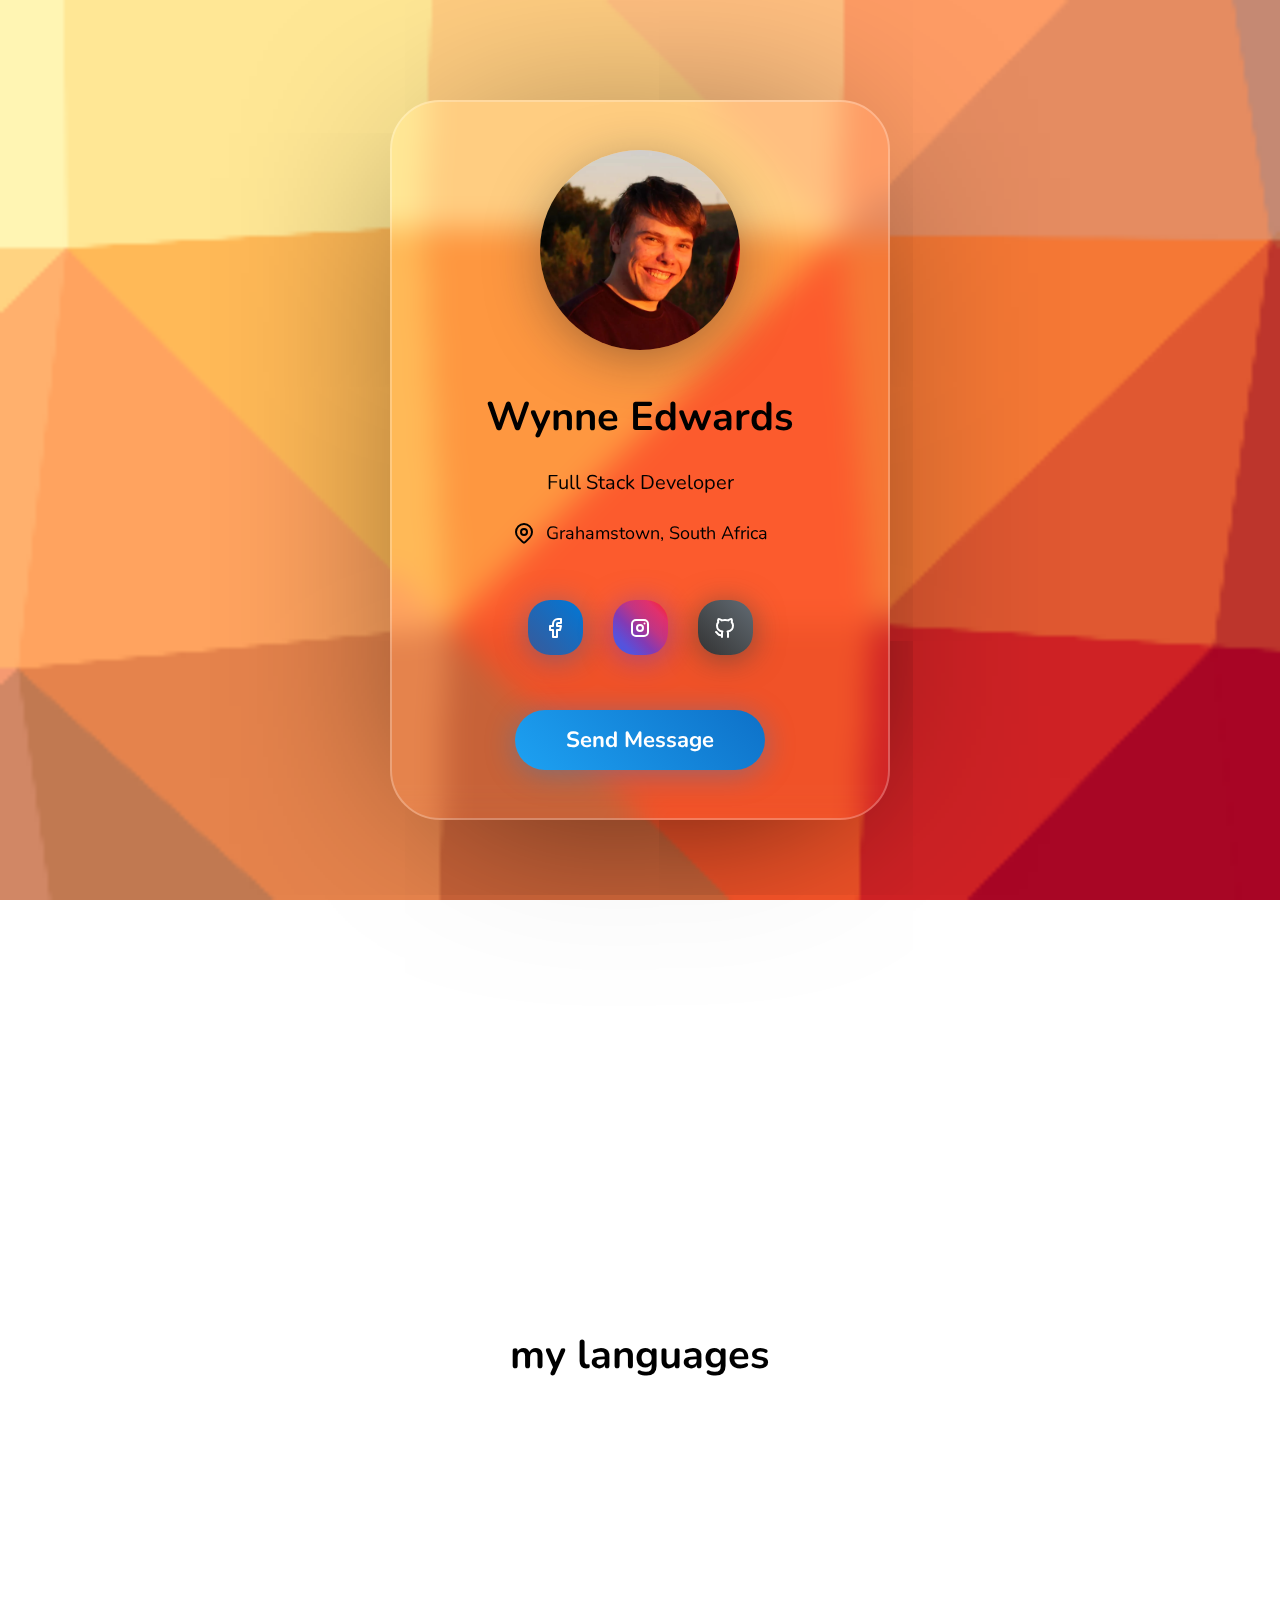
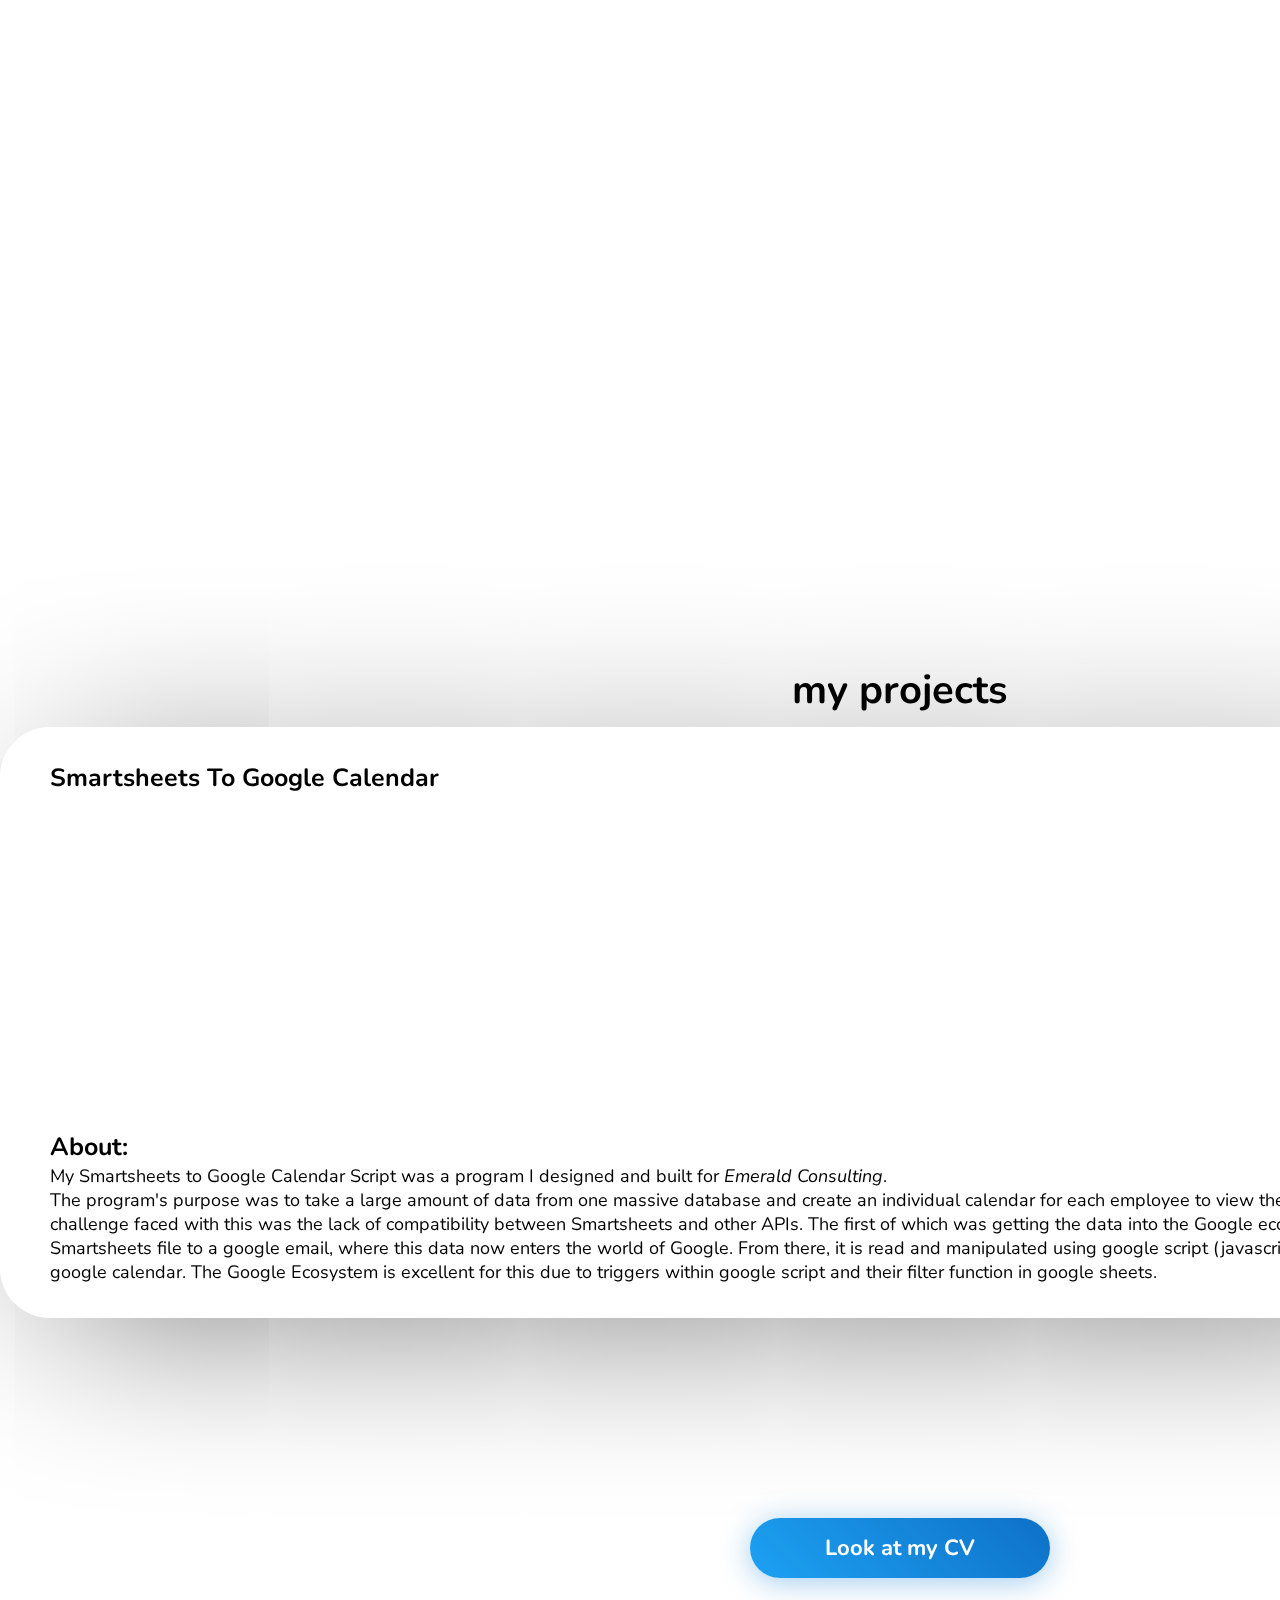
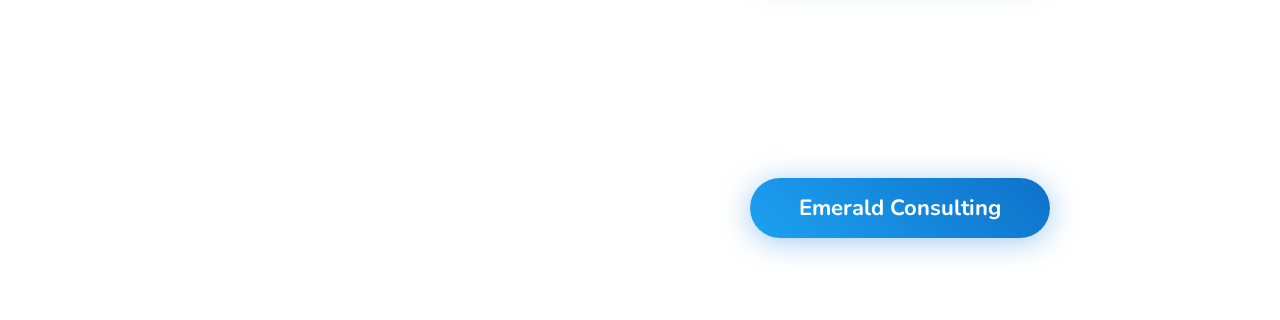
<file: index.html>
<!DOCTYPE html>
<html lang="en">

<head>
    <meta charset="UTF-8">
    <meta http-equiv="X-UA-Compatible" content="IE=edge">
    <meta name="viewport" content="width=device-width, initial-scale=1.0">
    <title>Wynne Edwards</title>
    <link rel="stylesheet" href="style.css">
    <link rel="stylesheet" href="reset.css">
    <script defer src="app.js"></script>
</head>

<body>
    <div class="profile_card">
        <figure class="profile_card__img">
            <img src="images/meimg.png">
        </figure>
        <div class="profile_card__desc">
            <h1 id> Wynne Edwards</h1>
            <div>Full Stack Developer</div>
            <div style="display: flex; align-items: center;gap:10px;justify-content: center;">
                <svg xmlns="http://www.w3.org/2000/svg" class="icon icon-tabler icon-tabler-map-pin" width="24"
                    height="24" viewBox="0 0 24 24" stroke-width="2" stroke="currentColor" fill="none"
                    stroke-linecap="round" stroke-linejoin="round">
                    <path stroke="none" d="M0 0h24v24H0z" fill="none"></path>
                    <circle cx="12" cy="11" r="3"></circle>
                    <path d="M17.657 16.657l-4.243 4.243a2 2 0 0 1 -2.827 0l-4.244 -4.243a8 8 0 1 1 11.314 0z"></path>
                </svg>
                <span>Grahamstown, South Africa</span>
            </div>
        </div>
        <div class="profile_card__social">
            <a href="https://www.facebook.com/wynne.edwards.58/" class="facebook">
                <svg xmlns="http://www.w3.org/2000/svg" class="icon icon-tabler icon-tabler-brand-facebook" width="24"
                    height="24" viewBox="0 0 24 24" stroke-width="2" stroke="currentColor" fill="none"
                    stroke-linecap="round" stroke-linejoin="round">
                    <path stroke="none" d="M0 0h24v24H0z" fill="none"></path>
                    <path d="M7 10v4h3v7h4v-7h3l1 -4h-4v-2a1 1 0 0 1 1 -1h3v-4h-3a5 5 0 0 0 -5 5v2h-3"></path>
                </svg>
            </a>
            <a href="https://www.instagram.com/wynne_edwards/" class="instagram">
                <svg xmlns="http://www.w3.org/2000/svg" class="icon icon-tabler icon-tabler-brand-instagram" width="24"
                    height="24" viewBox="0 0 24 24" stroke-width="2" stroke="currentColor" fill="none"
                    stroke-linecap="round" stroke-linejoin="round">
                    <path stroke="none" d="M0 0h24v24H0z" fill="none"></path>
                    <rect x="4" y="4" width="16" height="16" rx="4"></rect>
                    <circle cx="12" cy="12" r="3"></circle>
                    <line x1="16.5" y1="7.5" x2="16.5" y2="7.501"></line>
                </svg>
            </a>
            <a href="https://github.com/wynne-edwards" class="github">
                <svg xmlns="http://www.w3.org/2000/svg" class="icon icon-tabler icon-tabler-brand-github" width="24"
                    height="24" viewBox="0 0 24 24" stroke-width="2" stroke="currentColor" fill="none"
                    stroke-linecap="round" stroke-linejoin="round">
                    <path stroke="none" d="M0 0h24v24H0z" fill="none"></path>
                    <path
                        d="M9 19c-4.3 1.4 -4.3 -2.5 -6 -3m12 5v-3.5c0 -1 .1 -1.4 -.5 -2c2.8 -.3 5.5 -1.4 5.5 -6a4.6 4.6 0 0 0 -1.3 -3.2a4.2 4.2 0 0 0 -.1 -3.2s-1.1 -.3 -3.5 1.3a12.3 12.3 0 0 0 -6.2 0c-2.4 -1.6 -3.5 -1.3 -3.5 -1.3a4.2 4.2 0 0 0 -.1 3.2a4.6 4.6 0 0 0 -1.3 3.2c0 4.6 2.7 5.7 5.5 6c-.6 .6 -.6 1.2 -.5 2v3.5">
                    </path>
                </svg>
            </a>
        </div>
        <div class="profile_card__actions">
            <button class="blue" onclick="sendEmail()">Send Message</button>
            <!-- <button class="orange">Follow Me</button> -->
        </div>
    </div>
    <section>
        <h1 id = "languagesHeader">my languages</h1>
        <div class="languages">
            <table>
                <td class = "languages hidden"><img src = "images/java.png" width="250" height="250" style = "padding:20px"></td>
                <td class = "languages hidden"><img src = "images/python.png" width="250" height="250" style = "padding:20px"></td>
                <td class = "languages hidden"><img src = "images/javascript.png" width="250" height="250" style = "padding:20px"></td>
                <td class = "languages hidden"><img src = "images/HTML5.png" width="250" height="250" style = "padding:20px"></td>
                <td class = "languages hidden"><img src = "images/css.png" width="250" height="250" style = "padding:20px"></td>
            </table>
            </div>
        </div>
    </section>
    <div id="prompt" class = "custPrompt">
        <div class = "prompt_heading">
            <h1 style = "margin:10px; font-weight: bold;" id = "emailMe">Email Me</h1>
        </div>
        <div class = "prompt_text">
            <input type = "text" id = "subjectId" placeholder = "Please type the subject here">
            <br>
            <textarea id = "textId" placeholder="Please type the subject here"></textarea>
            <br>
            <button type ="submit" id = "buttonId" onclick = "checkSend()">OK</button>
            <button type ="reset" id = "buttonCId" onclick = "closeEmail()">Cancel</button>
        </div>
    </div>
    <section class = "projects">
        <div class = "project_headings">
            <h1 style = "margin:10px; font-weight: bold;">my projects</h1>
        </div>
        <div class = "SmartsheetsToSheets">
            <h2 style = "font-weight: bold; font-size: 25px;">Smartsheets To Google Calendar</h2>
            <table>
            <td class = "Smartsheets hidden">
                <video id = smartsheetsVid width = "400" height = "400" autoplay muted loop>
                    <source src = "images/smartsheets.mp4" type = "video/mp4">
                </video>
            </td>
            <td class = "arrow hidden"><img src = "images/arrowRight.png" height = 250px></td>
            <td class = "Googlesheets hidden">
                <video id = googlesheetsVid width = "400" height = "400" autoplay muted loop>
                    <source src = "images/googlesheets.mp4" type = "video/mp4">
                </video>
            </td>
            <td class = "arrow hidden"><img src = "images/arrowRight.png" height = 250px></td>
            <td class = "Googlecalendar hidden">
                <img src = "images/googleCalendar.png" id = "googleCalendarImg">
            </td>
            </table>
            <div class = "aboutSSTG">
                <h2 style = "font-size: 25px; font-weight: bold;">About:</h2>
                <p>My Smartsheets to Google Calendar Script was a program I designed and built for <a href="https://e-c.co.za/" style = "font-style:italic;">Emerald Consulting</a>.<br> 
                    The program's purpose was to take a large amount of data from one massive database and create an individual calendar for each employee to view 
                    their tasks for the upcoming months. Of course, some challenge faced with this was the lack of compatibility between Smartsheets and other APIs. 
                    The first of which was getting the data into the Google ecosystem. I solved this by sending a daily CSV file of the Smartsheets file to a google email,
                     where this data now enters the world of Google. From there, it is read and manipulated using google script (javascript), taking this data and sending 
                     it to each person's google calendar. The Google Ecosystem is excellent for this due to triggers within google script and their filter function in google sheets.</p>
            </div>
            
        </div>
        <div class = "CV">
            <button type ="submit" id = "cvId">Look at my CV</button> 
        </div>
        <div class = "emerald">
            <button type ="submit" id = "emeraldWebsite"><a href = "index3.html">Emerald Consulting</a></button>
        </div>
    </section>
</body>
</html>
</file>
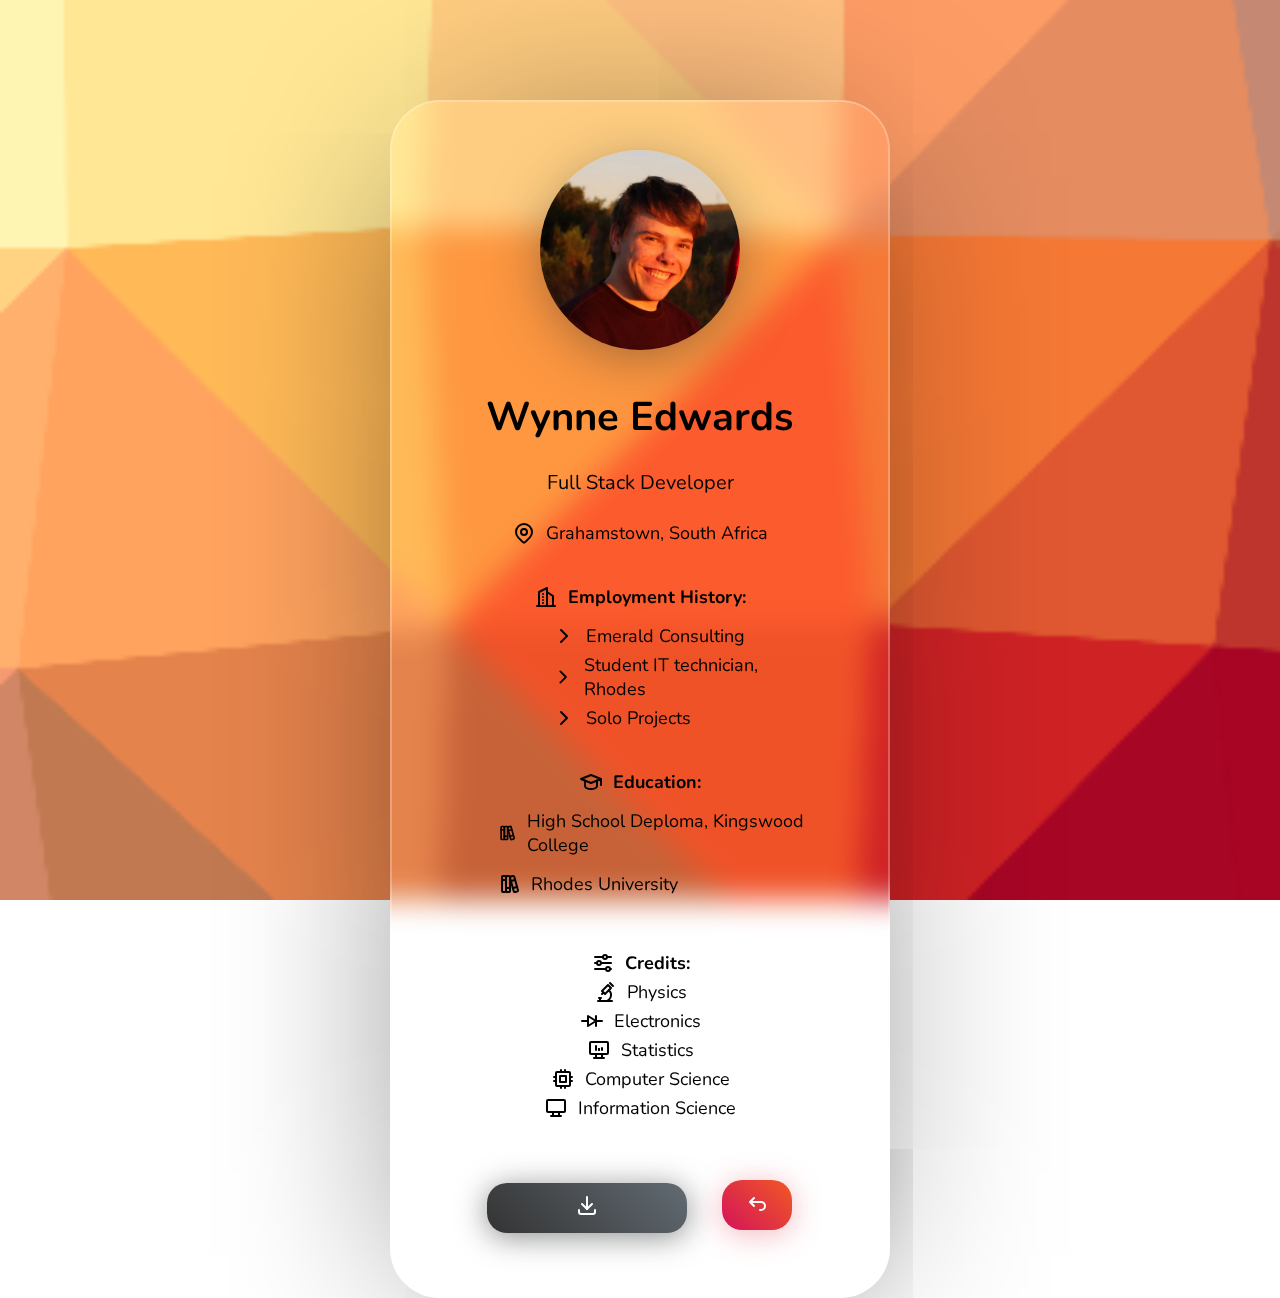
<file: cv.html>
<!DOCTYPE html>
<html lang="en">

<head>
    <meta charset="UTF-8">
    <meta http-equiv="X-UA-Compatible" content="IE=edge">
    <meta name="viewport" content="width=device-width, initial-scale=1.0">
    <link rel="stylesheet" href="style.css">
    <link rel="stylesheet" href="reset.css">
    <script defer src="app.js"></script>
    <title>CV</title>
</head>

<body>
    <div class="profile_card">
        <figure class="profile_card__img">
            <img src="images/meimg.png">
        </figure>
        <div class="profile_card__desc">
            <h1 id> Wynne Edwards</h1>
            <div>Full Stack Developer</div>
            <div style="display: flex; align-items: center;gap:10px;justify-content: center;">
                <svg xmlns="http://www.w3.org/2000/svg" class="icon icon-tabler icon-tabler-map-pin" width="24"
                    height="24" viewBox="0 0 24 24" stroke-width="2" stroke="currentColor" fill="none"
                    stroke-linecap="round" stroke-linejoin="round">
                    <path stroke="none" d="M0 0h24v24H0z" fill="none"></path>
                    <circle cx="12" cy="11" r="3"></circle>
                    <path d="M17.657 16.657l-4.243 4.243a2 2 0 0 1 -2.827 0l-4.244 -4.243a8 8 0 1 1 11.314 0z"></path>
                </svg>
                <span>Grahamstown, South Africa</span>
            </div>
        </div>
        <div class="profile_card_history">
            <div style="display: flex; align-items: center;gap:10px;justify-content: center;padding-bottom: 15px;">
                <svg xmlns="http://www.w3.org/2000/svg" class="icon icon-tabler icon-tabler-building-skyscraper"
                    width="24" height="24" viewBox="0 0 24 24" stroke-width="2" stroke="currentColor" fill="none"
                    stroke-linecap="round" stroke-linejoin="round">
                    <path stroke="none" d="M0 0h24v24H0z" fill="none"></path>
                    <line x1="3" y1="21" x2="21" y2="21"></line>
                    <path d="M5 21v-14l8 -4v18"></path>
                    <path d="M19 21v-10l-6 -4"></path>
                    <line x1="9" y1="9" x2="9" y2="9.01"></line>
                    <line x1="9" y1="12" x2="9" y2="12.01"></line>
                    <line x1="9" y1="15" x2="9" y2="15.01"></line>
                    <line x1="9" y1="18" x2="9" y2="18.01"></line>
                </svg>
                <h3 style="font-weight: bold;">Employment History:</h3>
            </div>
            <div
                style="display: flex; align-items: center;gap:10px;justify-content:left;padding-left: 80px; padding-bottom: 5px;">
                <svg xmlns="http://www.w3.org/2000/svg" class="icon icon-tabler icon-tabler-chevron-right" width="24"
                    height="24" viewBox="0 0 24 24" stroke-width="2" stroke="currentColor" fill="none"
                    stroke-linecap="round" stroke-linejoin="round">
                    <path stroke="none" d="M0 0h24v24H0z" fill="none"></path>
                    <polyline points="9 6 15 12 9 18"></polyline>
                </svg>
                <span><a href="https://e-c.co.za/">Emerald Consulting</a></span>
            </div>
            <div
                style="display: flex; align-items: center;gap:10px;justify-content:left;padding-left: 80px; padding-bottom: 5px;">
                <svg xmlns="http://www.w3.org/2000/svg" class="icon icon-tabler icon-tabler-chevron-right" width="24"
                    height="24" viewBox="0 0 24 24" stroke-width="2" stroke="currentColor" fill="none"
                    stroke-linecap="round" stroke-linejoin="round">
                    <path stroke="none" d="M0 0h24v24H0z" fill="none"></path>
                    <polyline points="9 6 15 12 9 18"></polyline>
                </svg>
                <span><a href="https://www.ru.ac.za/">Student IT technician, Rhodes</a></span>
            </div>
            <div style="display: flex; align-items: center;gap:10px;justify-content: left;padding-left: 80px;">
                <svg xmlns="http://www.w3.org/2000/svg" class="icon icon-tabler icon-tabler-chevron-right" width="24"
                    height="24" viewBox="0 0 24 24" stroke-width="2" stroke="currentColor" fill="none"
                    stroke-linecap="round" stroke-linejoin="round">
                    <path stroke="none" d="M0 0h24v24H0z" fill="none"></path>
                    <polyline points="9 6 15 12 9 18"></polyline>
                </svg>
                <span>Solo Projects</span>
            </div>
        </div>
        <div class=profile_card__education>
            <div style="display: flex; align-items: center;gap:10px;justify-content: center;padding-bottom: 15px;">
                <svg xmlns="http://www.w3.org/2000/svg" class="icon icon-tabler icon-tabler-school" width="24"
                    height="24" viewBox="0 0 24 24" stroke-width="2" stroke="currentColor" fill="none"
                    stroke-linecap="round" stroke-linejoin="round">
                    <path stroke="none" d="M0 0h24v24H0z" fill="none"></path>
                    <path d="M22 9l-10 -4l-10 4l10 4l10 -4v6"></path>
                    <path d="M6 10.6v5.4a6 3 0 0 0 12 0v-5.4"></path>
                </svg>
                <h3 style="font-weight: bold;">Education:</h3>
            </div>
            <div
                style="display: flex; align-items: center;gap:10px;justify-content: left;padding-bottom: 15px;padding-left: 25px;">
                <svg xmlns="http://www.w3.org/2000/svg" class="icon icon-tabler icon-tabler-books" width="24"
                    height="24" viewBox="0 0 24 24" stroke-width="2" stroke="currentColor" fill="none"
                    stroke-linecap="round" stroke-linejoin="round">
                    <path stroke="none" d="M0 0h24v24H0z" fill="none"></path>
                    <rect x="5" y="4" width="4" height="16" rx="1"></rect>
                    <rect x="9" y="4" width="4" height="16" rx="1"></rect>
                    <path d="M5 8h4"></path>
                    <path d="M9 16h4"></path>
                    <path
                        d="M13.803 4.56l2.184 -.53c.562 -.135 1.133 .19 1.282 .732l3.695 13.418a1.02 1.02 0 0 1 -.634 1.219l-.133 .041l-2.184 .53c-.562 .135 -1.133 -.19 -1.282 -.732l-3.695 -13.418a1.02 1.02 0 0 1 .634 -1.219l.133 -.041z">
                    </path>
                    <path d="M14 9l4 -1"></path>
                    <path d="M16 16l3.923 -.98"></path>
                </svg><span><a href="https://kingswoodcollege.com/">High School Deploma, Kingswood College</a></span>
            </div>
            <div
                style="display: flex; align-items: center;gap:10px;justify-content: left;padding-bottom: 15px;padding-left: 25px;">
                <svg xmlns="http://www.w3.org/2000/svg" class="icon icon-tabler icon-tabler-books" width="24"
                    height="24" viewBox="0 0 24 24" stroke-width="2" stroke="currentColor" fill="none"
                    stroke-linecap="round" stroke-linejoin="round">
                    <path stroke="none" d="M0 0h24v24H0z" fill="none"></path>
                    <rect x="5" y="4" width="4" height="16" rx="1"></rect>
                    <rect x="9" y="4" width="4" height="16" rx="1"></rect>
                    <path d="M5 8h4"></path>
                    <path d="M9 16h4"></path>
                    <path
                        d="M13.803 4.56l2.184 -.53c.562 -.135 1.133 .19 1.282 .732l3.695 13.418a1.02 1.02 0 0 1 -.634 1.219l-.133 .041l-2.184 .53c-.562 .135 -1.133 -.19 -1.282 -.732l-3.695 -13.418a1.02 1.02 0 0 1 .634 -1.219l.133 -.041z">
                    </path>
                    <path d="M14 9l4 -1"></path>
                    <path d="M16 16l3.923 -.98"></path>
                </svg><span><a href="https://www.ru.ac.za/">Rhodes University</a></span>
            </div>
        </div>
        <div class="tooltip">
            <div style="display: flex; align-items: center;gap:10px;justify-content: center; padding-bottom: 5px;">
                <svg xmlns="http://www.w3.org/2000/svg" class="icon icon-tabler icon-tabler-adjustments-horizontal"
                    width="24" height="24" viewBox="0 0 24 24" stroke-width="2" stroke="currentColor" fill="none"
                    stroke-linecap="round" stroke-linejoin="round">
                    <path stroke="none" d="M0 0h24v24H0z" fill="none"></path>
                    <circle cx="14" cy="6" r="2"></circle>
                    <line x1="4" y1="6" x2="12" y2="6"></line>
                    <line x1="16" y1="6" x2="20" y2="6"></line>
                    <circle cx="8" cy="12" r="2"></circle>
                    <line x1="4" y1="12" x2="6" y2="12"></line>
                    <line x1="10" y1="12" x2="20" y2="12"></line>
                    <circle cx="17" cy="18" r="2"></circle>
                    <line x1="4" y1="18" x2="15" y2="18"></line>
                    <line x1="19" y1="18" x2="20" y2="18"></line>
                </svg>
                <h3 style="font-weight: bold;">Credits:</h3>
            </div>
            <div style="display: flex; align-items: center;gap:10px;justify-content: center; padding-bottom: 5px;">
                <svg xmlns="http://www.w3.org/2000/svg" class="icon icon-tabler icon-tabler-microscope" width="24"
                    height="24" viewBox="0 0 24 24" stroke-width="2" stroke="currentColor" fill="none"
                    stroke-linecap="round" stroke-linejoin="round">
                    <path stroke="none" d="M0 0h24v24H0z" fill="none"></path>
                    <path d="M5 21h14"></path>
                    <path d="M6 18h2"></path>
                    <path d="M7 18v3"></path>
                    <path d="M9 11l3 3l6 -6l-3 -3z"></path>
                    <path d="M10.5 12.5l-1.5 1.5"></path>
                    <path d="M17 3l3 3"></path>
                    <path d="M12 21a6 6 0 0 0 3.715 -10.712"></path>
                </svg><span>Physics</span>
            </div>
            <div style="display: flex; align-items: center;gap:10px;justify-content: center; padding-bottom: 5px;">
                <svg xmlns="http://www.w3.org/2000/svg" class="icon icon-tabler icon-tabler-circuit-diode" width="24"
                    height="24" viewBox="0 0 24 24" stroke-width="2" stroke="currentColor" fill="none"
                    stroke-linecap="round" stroke-linejoin="round">
                    <path stroke="none" d="M0 0h24v24H0z" fill="none"></path>
                    <path d="M22 12h-6"></path>
                    <path d="M2 12h6"></path>
                    <path d="M8 7l8 5l-8 5z"></path>
                    <path d="M16 7v10"></path>
                </svg><span>Electronics</span>
            </div>
            <div style="display: flex; align-items: center;gap:10px;justify-content: center; padding-bottom: 5px;">
                <svg xmlns="http://www.w3.org/2000/svg" class="icon icon-tabler icon-tabler-device-desktop-analytics"
                    width="24" height="24" viewBox="0 0 24 24" stroke-width="2" stroke="currentColor" fill="none"
                    stroke-linecap="round" stroke-linejoin="round">
                    <path stroke="none" d="M0 0h24v24H0z" fill="none"></path>
                    <rect x="3" y="4" width="18" height="12" rx="1"></rect>
                    <path d="M7 20h10"></path>
                    <path d="M9 16v4"></path>
                    <path d="M15 16v4"></path>
                    <path d="M9 12v-4"></path>
                    <path d="M12 12v-1"></path>
                    <path d="M15 12v-2"></path>
                    <path d="M12 12v-1"></path>
                </svg><span>Statistics</span>
            </div>
            <div style="display: flex; align-items: center;gap:10px;justify-content: center; padding-bottom: 5px;">
                <svg xmlns="http://www.w3.org/2000/svg" class="icon icon-tabler icon-tabler-cpu" width="24" height="24"
                    viewBox="0 0 24 24" stroke-width="2" stroke="currentColor" fill="none" stroke-linecap="round"
                    stroke-linejoin="round">
                    <path stroke="none" d="M0 0h24v24H0z" fill="none"></path>
                    <rect x="5" y="5" width="14" height="14" rx="1"></rect>
                    <path d="M9 9h6v6h-6z"></path>
                    <path d="M3 10h2"></path>
                    <path d="M3 14h2"></path>
                    <path d="M10 3v2"></path>
                    <path d="M14 3v2"></path>
                    <path d="M21 10h-2"></path>
                    <path d="M21 14h-2"></path>
                    <path d="M14 21v-2"></path>
                    <path d="M10 21v-2"></path>
                </svg><span>Computer Science</span>
            </div>
            <div style="display: flex; align-items: center;gap:10px;justify-content: center; padding-bottom: 5px;">
                <svg xmlns="http://www.w3.org/2000/svg" class="icon icon-tabler icon-tabler-device-desktop" width="24"
                    height="24" viewBox="0 0 24 24" stroke-width="2" stroke="currentColor" fill="none"
                    stroke-linecap="round" stroke-linejoin="round">
                    <path stroke="none" d="M0 0h24v24H0z" fill="none"></path>
                    <rect x="3" y="4" width="18" height="12" rx="1"></rect>
                    <line x1="7" y1="20" x2="17" y2="20"></line>
                    <line x1="9" y1="16" x2="9" y2="20"></line>
                    <line x1="15" y1="16" x2="15" y2="20"></line>
                </svg><span>Information Science</span>
            </div>
        </div>
        <div>
            <div class="downloadButton" style="justify-content: center; display: inline;">
                <button type="submit" id="downloadIt"><a href="images/WynneCVPDFversion.pdf" download="WynneCV"><svg
                            xmlns="http://www.w3.org/2000/svg" class="icon icon-tabler icon-tabler-download" width="24"
                            height="24" viewBox="0 0 24 24" stroke-width="2" stroke="currentColor" fill="none"
                            stroke-linecap="round" stroke-linejoin="round">
                            <path stroke="none" d="M0 0h24v24H0z" fill="none"></path>
                            <path d="M4 17v2a2 2 0 0 0 2 2h12a2 2 0 0 0 2 -2v-2"></path>
                            <polyline points="7 11 12 16 17 11"></polyline>
                            <line x1="12" y1="4" x2="12" y2="16"></line>
                        </svg></a></button>
            </div>
            <div class="backButton" style="justify-content: center; display: inline;">
                <button type="submit" id="backGo" onclick = "location.href='index.html'">
                    <svg xmlns="http://www.w3.org/2000/svg" class="icon icon-tabler icon-tabler-arrow-back-up"
                        width="24" height="24" viewBox="0 0 24 24" stroke-width="2" stroke="currentColor" fill="none"
                        stroke-linecap="round" stroke-linejoin="round">
                        <path stroke="none" d="M0 0h24v24H0z" fill="none"></path>
                        <path d="M9 13l-4 -4l4 -4m-4 4h11a4 4 0 0 1 0 8h-1"></path>
                    </svg></button>
            </div>
        </div>
</body>
</html>
</file>
<file: style.css>
@import url("https://fonts.googleapis.com/css2?family=Nunito:wght@300;400;500;600;700&display=swap");
html {
  scroll-behavior: smooth;
}

body {
  font: 18px "Nunito", sans-serif;
  color: black;
  min-height: 60vh;
  padding: 0;
  margin: 0;
}
body::before {
  content: "";
  position: fixed;
  inset: 0;
  z-index: -1;
  pointer-events: none;
  background: url("images/bg.png") no-repeat center;
  background-size: cover;
  -webkit-animation: backgroundZoomAnimate 20s forwards;
          animation: backgroundZoomAnimate 20s forwards;
}

section {
  display: grid;
  place-items: center;
  align-content: center;
  min-height: 150vh;
  position: relative;
}

.hidden {
  opacity: 0;
  transition: all 1s;
  transform: translateX(-100%);
}

.show {
  opacity: 1;
  transform: translateX(0);
}

.project_headings {
  font-size: 2.5rem;
}

.arrow {
  padding-bottom: 20px;
}

.SmartsheetsToSheets {
  margin: auto;
  padding: 2rem 3rem;
  box-shadow: 0 18px 200px -60px black;
  border-radius: 50px;
  width: 1800px;
  -webkit-backdrop-filter: blur(15px);
          backdrop-filter: blur(15px);
  border: 2px solid rgba(255, 255, 255, 0.2509803922);
}

.Smartsheets {
  display: inline-block;
}

#smartsheetsVid {
  border: 5px solid #555;
  border-radius: 25px;
  height: 228px;
  margin: 20px;
}
#smartsheetsVid:hover {
  transform: scale(1.3);
}

#googlesheetsVid {
  border: 5px solid #555;
  border-radius: 25px;
  height: 269px;
  margin: 20px;
}
#googlesheetsVid:hover {
  transform: scale(1.3);
}

#googleCalendarImg {
  border: 5px solid #555;
  border-radius: 25px;
  height: 250px;
  margin: 20px;
}
#googleCalendarImg:hover {
  transform: scale(1.3);
}

.custPrompt {
  display: none;
  box-shadow: 0 18px 200px -60px black;
  border-radius: 50px;
  width: 550px;
  position: absolute;
  -webkit-backdrop-filter: blur(60px);
          backdrop-filter: blur(60px);
  border: 2px solid rgba(255, 255, 255, 0.2509803922);
  padding: 3rem 3rem;
  z-index: 9;
  top: 25%;
  left: 35%;
}

#subjectId {
  box-shadow: 0 18px 200px -60px black;
  margin: 10px;
  padding: 5px;
  width: 350px;
  -webkit-backdrop-filter: blur(15px);
          backdrop-filter: blur(15px);
  border: 2px solid rgba(0, 0, 0, 0.76);
}

#textId {
  box-shadow: 0 18px 200px -60px black;
  margin: 10px;
  padding: 10px;
  height: 200px;
  width: 350px;
  -webkit-backdrop-filter: blur(15px);
          backdrop-filter: blur(15px);
  border: 2px solid rgba(0, 0, 0, 0.76);
  word-wrap: break-word;
}

#buttonId {
  box-shadow: 0 18px 200px -60px black;
  border-radius: 10px;
  margin: 10px;
  padding: 10px;
  width: 50px;
  -webkit-backdrop-filter: blur(15px);
          backdrop-filter: blur(15px);
  border: 2px solid rgba(0, 0, 0, 0.76);
}
#buttonId:hover {
  transform: translateY(-5px);
}

#buttonCId {
  box-shadow: 0 18px 200px -60px black;
  border-radius: 10px;
  margin: 10px;
  padding: 10px;
  width: 80px;
  -webkit-backdrop-filter: blur(15px);
          backdrop-filter: blur(15px);
  border: 2px solid rgba(0, 0, 0, 0.76);
}
#buttonCId:hover {
  transform: translateY(-5px);
}
.emerald{
  font-weight: bold;
  margin-top: 200px;
  font-size: 22px;
  padding: 15px 0;
  min-width: 300px;
  color: white;
  border-radius: 50px;
  text-align: center;
  cursor: pointer;
  transition: all 0.2s;
  background: linear-gradient(45deg, #1da1f2, #0e71c8);
  box-shadow: 0 4px 30px rgba(19, 127, 212, 0.4);
}
.CV {
  font-weight: bold;
  margin-top: 200px;
  font-size: 22px;
  padding: 15px 0;
  min-width: 300px;
  color: white;
  border-radius: 50px;
  text-align: center;
  cursor: pointer;
  transition: all 0.2s;
  background: linear-gradient(45deg, #1da1f2, #0e71c8);
  box-shadow: 0 4px 30px rgba(19, 127, 212, 0.4);
}
.CV:hover {
  box-shadow: 0 7px 30px rgba(223, 45, 70, 0.75);
  transform: translateY(-5px);
}

#languagesHeader {
  font-size: 2.5rem;
  font-weight: bold;
  color: black;
}
#languagesHeader + div {
  font-size: 20px;
}

.languages table td {
  box-shadow: 0 18px 200px -60px black;
  border-radius: 50px;
  width: 200px;
  -webkit-backdrop-filter: blur(15px);
          backdrop-filter: blur(15px);
  border: 2px solid rgba(255, 255, 255, 0.2509803922);
  margin: 10px;
  display: inline-block;
}

.languages:nth-child(2) {
  transition-delay: 200ms;
}

.languages:nth-child(3) {
  transition-delay: 400ms;
}

.languages:nth-child(4) {
  transition-delay: 600ms;
}

.languages:nth-child(5) {
  transition-delay: 800ms;
}

@-webkit-keyframes backgroundZoomAnimate {
  from {
    transform: scale(1);
  }
  to {
    transform: scale(1.3);
  }
}

@keyframes backgroundZoomAnimate {
  from {
    transform: scale(1);
  }
  to {
    transform: scale(1.3);
  }
}
.profile_card {
  margin: auto;
  margin-top: 100px;
  box-shadow: 0 18px 200px -60px black;
  border-radius: 50px;
  width: 500px;
  position: relative;
  -webkit-backdrop-filter: blur(15px);
          backdrop-filter: blur(15px);
  border: 2px solid rgba(255, 255, 255, 0.2509803922);
  padding: 3rem 5rem;
  display: flex;
  flex-direction: column;
  gap: 40px;
}
@media screen and (max-width: 768px) {
  .profile_card {
    width: auto;
  }
}
.profile_card__img img {
  margin: auto;
  width: 200px;
  height: 200px;
  border-radius: 50%;
  -o-object-fit: cover;
     object-fit: cover;
  display: block;
  box-shadow: 0 10px 60px -10px rgba(13, 28, 39, 0.5);
}
.profile_card__desc {
  text-align: center;
  display: flex;
  flex-direction: column;
  gap: 25px;
}
.profile_card__desc h1 {
  font-size: 2.5rem;
  font-weight: bold;
}
.profile_card__desc h1 + div {
  font-size: 20px;
}
.profile_card__social {
  display: flex;
  justify-content: center;
  align-items: center;
  flex-wrap: wrap;
}
.profile_card__social a {
  display: inline-flex;
  width: 55px;
  height: 55px;
  margin: 15px;
  border-radius: 40%;
  align-items: center;
  justify-content: center;
  color: white;
  position: relative;
  flex-shrink: 0;
  transition: all 0.2s;
}
@media screen and (max-width: 768px) {
  .profile_card__social a {
    width: 50px;
    height: 50px;
    margin: 10px;
  }
}
@media screen and (min-width: 768px) {
  .profile_card__social a:hover {
    transform: scale(1.2) translateY(-5px);
  }
}
.profile_card__social a.facebook {
  background: linear-gradient(45deg, #3b5998, #0078d7);
  box-shadow: 0 4px 30px rgba(43, 98, 169, 0.5);
}
.profile_card__social a.instagram {
  background: linear-gradient(45deg, #405de6, #5851db, #833ab4, #c13584, #e1306c, #fd1d1d);
  box-shadow: 0 4px 30px rgba(120, 64, 190, 0.6);
}
.profile_card__social a.github {
  background: linear-gradient(45deg, #333333, #626b73);
  box-shadow: 0 4px 30px rgba(63, 65, 67, 0.6);
}
.profile_card__actions {
  display: flex;
  align-items: center;
  justify-content: center;
  gap: 2rem;
}
@media screen and (max-width: 576px) {
  .profile_card__actions {
    flex-direction: column;
    gap: 1.5rem;
  }
}
.profile_card__actions > button {
  font-weight: bold;
  font-size: 22px;
  padding: 15px 0;
  min-width: 250px;
  color: white;
  border-radius: 50px;
  text-align: center;
  cursor: pointer;
  transition: all 0.2s;
}
@media screen and (max-width: 768px) {
  .profile_card__actions > button {
    min-width: 200px;
  }
}
@media screen and (min-width: 576px) {
  .profile_card__actions > button {
    min-width: inherit;
    width: 250px;
    max-width: 400px;
  }
}
@media screen and (min-width: 576px) {
  .profile_card__actions > button:hover {
    transform: translateY(-5px);
  }
}
.profile_card__actions > button.blue {
  background: linear-gradient(45deg, #1da1f2, #0e71c8);
  box-shadow: 0 4px 30px rgba(19, 127, 212, 0.4);
}
.profile_card__actions > button.blue:hover {
  box-shadow: 0 7px 30px rgba(223, 45, 70, 0.75);
}
.profile_card__actions > button.orange {
  background: linear-gradient(45deg, #d5135a, #f05924);
  box-shadow: 0 4px 30px rgba(223, 45, 70, 0.35);
}
.profile_card__actions > button.orange:hover {
  box-shadow: 0 7px 30px rgba(223, 45, 70, 0.75);
}

#downloadIt {
  display: inline-flex;
  width: 200px;
  height: 50px;
  margin: 15px;
  border-radius: 20px;
  align-items: center;
  justify-content: center;
  color: white;
  position: relative;
  flex-shrink: 0;
  transition: all 0.2s;
  background: linear-gradient(45deg, #333333, #626b73);
  box-shadow: 0 4px 30px rgba(63, 65, 67, 0.6);
}
@media screen and (min-width: 576px) {
  #downloadIt:hover {
    transform: scale(1.2) translateY(-5px);
  }
}

#backGo {
  display: inline-flex;
  width: 70px;
  height: 50px;
  margin: 15px;
  border-radius: 20px;
  align-items: center;
  justify-content: center;
  color: white;
  position: relative;
  flex-shrink: 0;
  transition: all 0.2s;
  background: linear-gradient(45deg, #d5135a, #f05924);
  box-shadow: 0 4px 30px rgba(223, 45, 70, 0.35);
}
#backGo:hover {
  transform: scale(1.2) translateY(-5px);
  box-shadow: 0 7px 30px rgba(223, 45, 70, 0.75);
}/*# sourceMappingURL=style.css.map */
</file>
